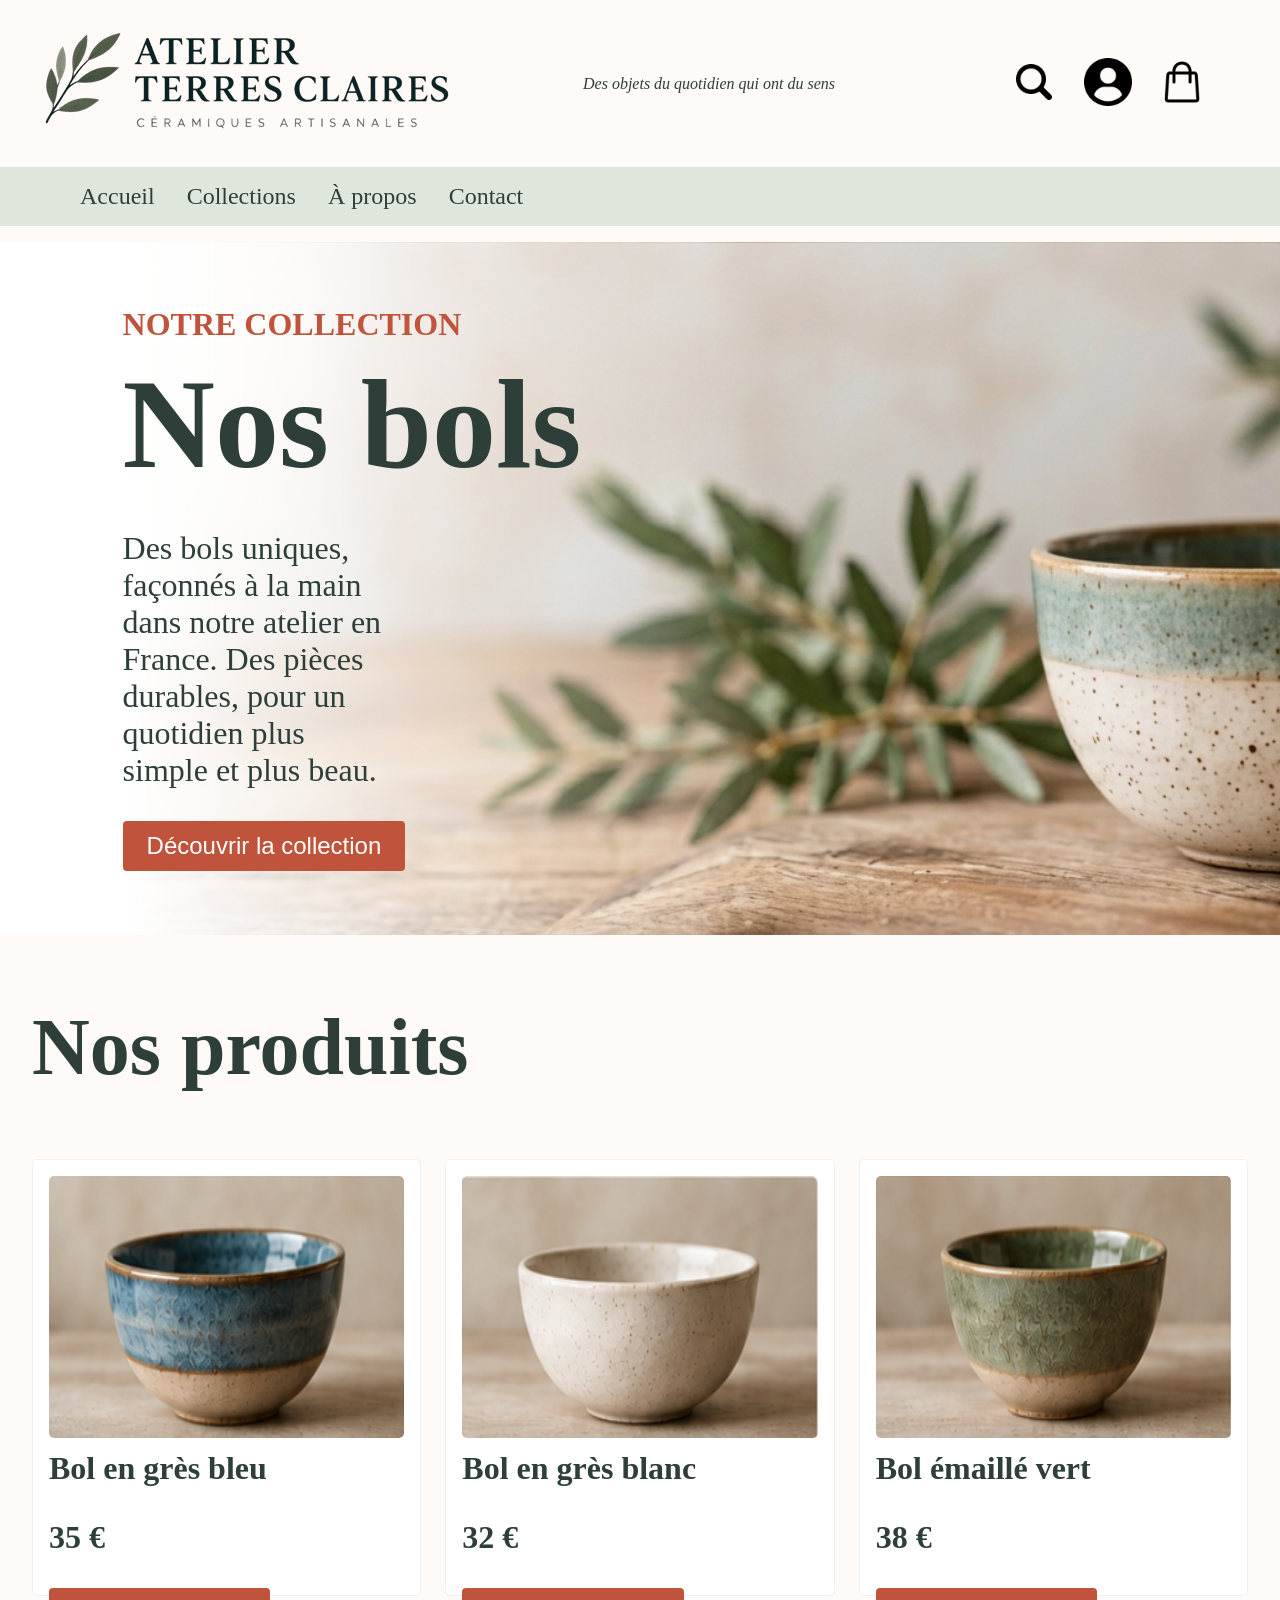
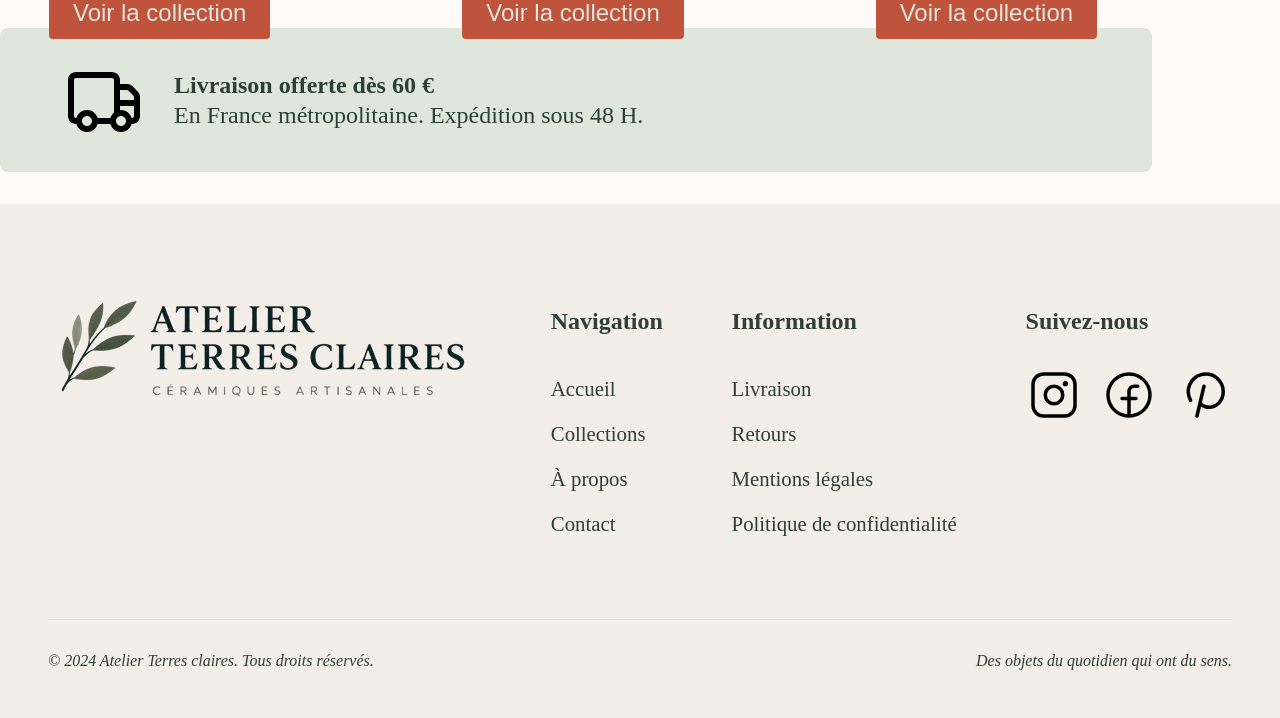
<file: index.html>
<!DOCTYPE html>
<html lang="fr">

<head>
    <meta charset="UTF-8">
    <meta name="viewport" content="width=device-width, initial-scale=1.0">
    <title>Atelier ATC HTML</title>
    <link rel="stylesheet" href="style.css">
    <link rel="stylesheet" href="https://cdnjs.cloudflare.com/ajax/libs/font-awesome/6.5.1/css/all.min.css">
</head>

<body>
    <header>
        <section class="headerTop">
            <img src="logobg.png" alt="logo Atelier Terres Claires" class="logo">
            <p class="tagline">Des objets du quotidien qui ont du sens</p>
            <nav class="user-nav">
                <ul class="ligneDroite">
                    <li><a href="#recherche"><img src="loupe.png" alt="Recherche"></a></li>
                    <li><a href="#compte"><img src="la-personne.png" alt="compte"></a></li>
                    <li><a href="#panier"><img src="sac-de-courses.png" alt="panier"></a></li>
                </ul>
            </nav>

            <!-- BOUTON BURGER (Masqué sur PC, visible sur Mobile) -->
            <button class="burger-btn" id="burgerBtn" aria-label="Ouvrir le menu">
                <i class="fa-solid fa-bars"></i>
            </button>
        </section>

        <!-- MENU DE NAVIGATION (HeaderBottom) -->
        <section class="headerBottom" id="headerBottom">
            <nav class="navigation">
                <ul id="headerBottomNav">
                    <li><a href="index.html">Accueil</a></li>
                    <li><a href="#collections">Collections</a></li>
                    <li><a href="#a-propos">À propos</a></li>
                    <li><a href="#contact">Contact</a></li>
                </ul>
            </nav>
        </section>
    </header>

    <main>
        <section class="heroBanner">
            <div>
                <span class="subtitle">NOTRE COLLECTION</span>
                <h1>Nos bols</h1>
                <p>Des bols uniques, façonnés à la main dans notre atelier en France. Des pièces durables, pour un
                    quotidien plus simple et plus beau.</p>
                <button class="cta-btn">Découvrir la collection</button>
            </div>
        </section>

        <section class="products">
            <h2>Nos produits</h2>
            <div class="productGrid">
                <article class="productCard">
                    <img src="article1.png" alt="Bol en grès bleu">
                    <div>
                        <h3>Bol en grès bleu</h3>
                        <p>35 €</p>
                        <button class="cta-btn"><a href="ficheProduit.html">Voir la collection</a></button>
                    </div>
                </article>
                <article class="productCard">
                    <img src="article2.png" alt="Bol en grès blanc">
                    <div>
                        <h3>Bol en grès blanc</h3>
                        <p>32 €</p>
                        <button class="cta-btn"><a href="ficheProduit.html">Voir la collection</a></button>
                    </div>
                </article>
                <article class="productCard">
                    <img src="article3.png" alt="Bol émaillé vert">
                    <div>
                        <h3>Bol émaillé vert</h3>
                        <p>38 €</p>
                        <button class="cta-btn"><a href="ficheProduit.html">Voir la collection</a></button>
                    </div>
                </article>
            </div>
        </section>

        <div class="livraison">
           <svg xmlns="http://www.w3.org/2000/svg"
                viewBox="0 0 640 640"><!--!Font Awesome Free v7.3.1 by @fontawesome - https://fontawesome.com License - https://fontawesome.com/license/free Copyright 2026 Fonticons, Inc.-->
                <path
                    d="M96 144C87.2 144 80 151.2 80 160L80 448C80 456.8 87.2 464 96 464L99.3 464C109.7 427.1 143.7 400 184 400C224.3 400 258.2 427.1 268.7 464L371.3 464C376.2 446.6 386.4 431.3 400 420.1L400 160C400 151.2 392.8 144 384 144L96 144zM99.3 512L96 512C60.7 512 32 483.3 32 448L32 160C32 124.7 60.7 96 96 96L384 96C419.3 96 448 124.7 448 160L448 192L503.4 192C520.4 192 536.7 198.7 548.7 210.7L589.3 251.3C601.3 263.3 608 279.6 608 296.6L608 448C608 483.3 579.3 512 544 512L540.7 512C530.3 548.9 496.3 576 456 576C415.7 576 381.8 548.9 371.3 512L268.7 512C258.3 548.9 224.3 576 184 576C143.7 576 109.8 548.9 99.3 512zM448 320L560 320L560 296.6C560 292.4 558.3 288.3 555.3 285.3L514.7 244.7C511.7 241.7 507.6 240 503.4 240L448 240L448 320zM448 368L448 400.4C450.6 400.2 453.3 400 456 400C496.3 400 530.2 427.1 540.7 464L544 464C552.8 464 560 456.8 560 448L560 368L448 368zM184 528C206.1 528 224 510.1 224 488C224 465.9 206.1 448 184 448C161.9 448 144 465.9 144 488C144 510.1 161.9 528 184 528zM456 528C478.1 528 496 510.1 496 488C496 465.9 478.1 448 456 448C433.9 448 416 465.9 416 488C416 510.1 433.9 528 456 528z" />
            </svg>
            <div>
                <h4>Livraison offerte dès 60 €</h4>
                <p>En France métropolitaine. Expédition sous 48 H.</p>
            </div>
        </div>
    </main>

    <footer>
        <div class="footerTop">
            <div>
                <img src="logobg.png" alt="Logo Atelier Terres Claires" class="footer-logo">
            </div>
            <div class="navigation">
                <h3>Navigation</h3>
                <nav>
                    <ul>
                        <li><a href="#accueil">Accueil</a></li>
                        <li><a href="#collections">Collections</a></li>
                        <li><a href="#a-propos">À propos</a></li>
                        <li><a href="#contact">Contact</a></li>
                    </ul>
                </nav>
            </div>
            <div class="navigation">
                <h3>Information</h3>
                <nav>
                    <ul>
                        <li><a href="#">Livraison</a></li>
                        <li><a href="#">Retours</a></li>
                        <li><a href="#">Mentions légales</a></li>
                        <li><a href="#">Politique de confidentialité</a></li>
                    </ul>
                </nav>
            </div>
            <div class="navigation">
                <h3>Suivez-nous</h3>
                <nav>
                    <ul class="ligneDroite">
                        <li><a href="#"><img src="instagram-logo.svg" alt="instagram"></a></li>
                        <li><a href="#"><img src="facebook-logo.svg" alt="facebook"></a></li>
                        <li><a href="#"><img src="pinterest-logo.svg" alt="pinterest"></a></li>
                    </ul>
                </nav>
            </div>
        </div>

        <div class="footerBottom">
            <p>© 2024 Atelier Terres claires. Tous droits réservés.</p>
            <p>Des objets du quotidien qui ont du sens.</p>
        </div>
    </footer>

    <script src="script.js"></script>
</body>

</html>
</file>
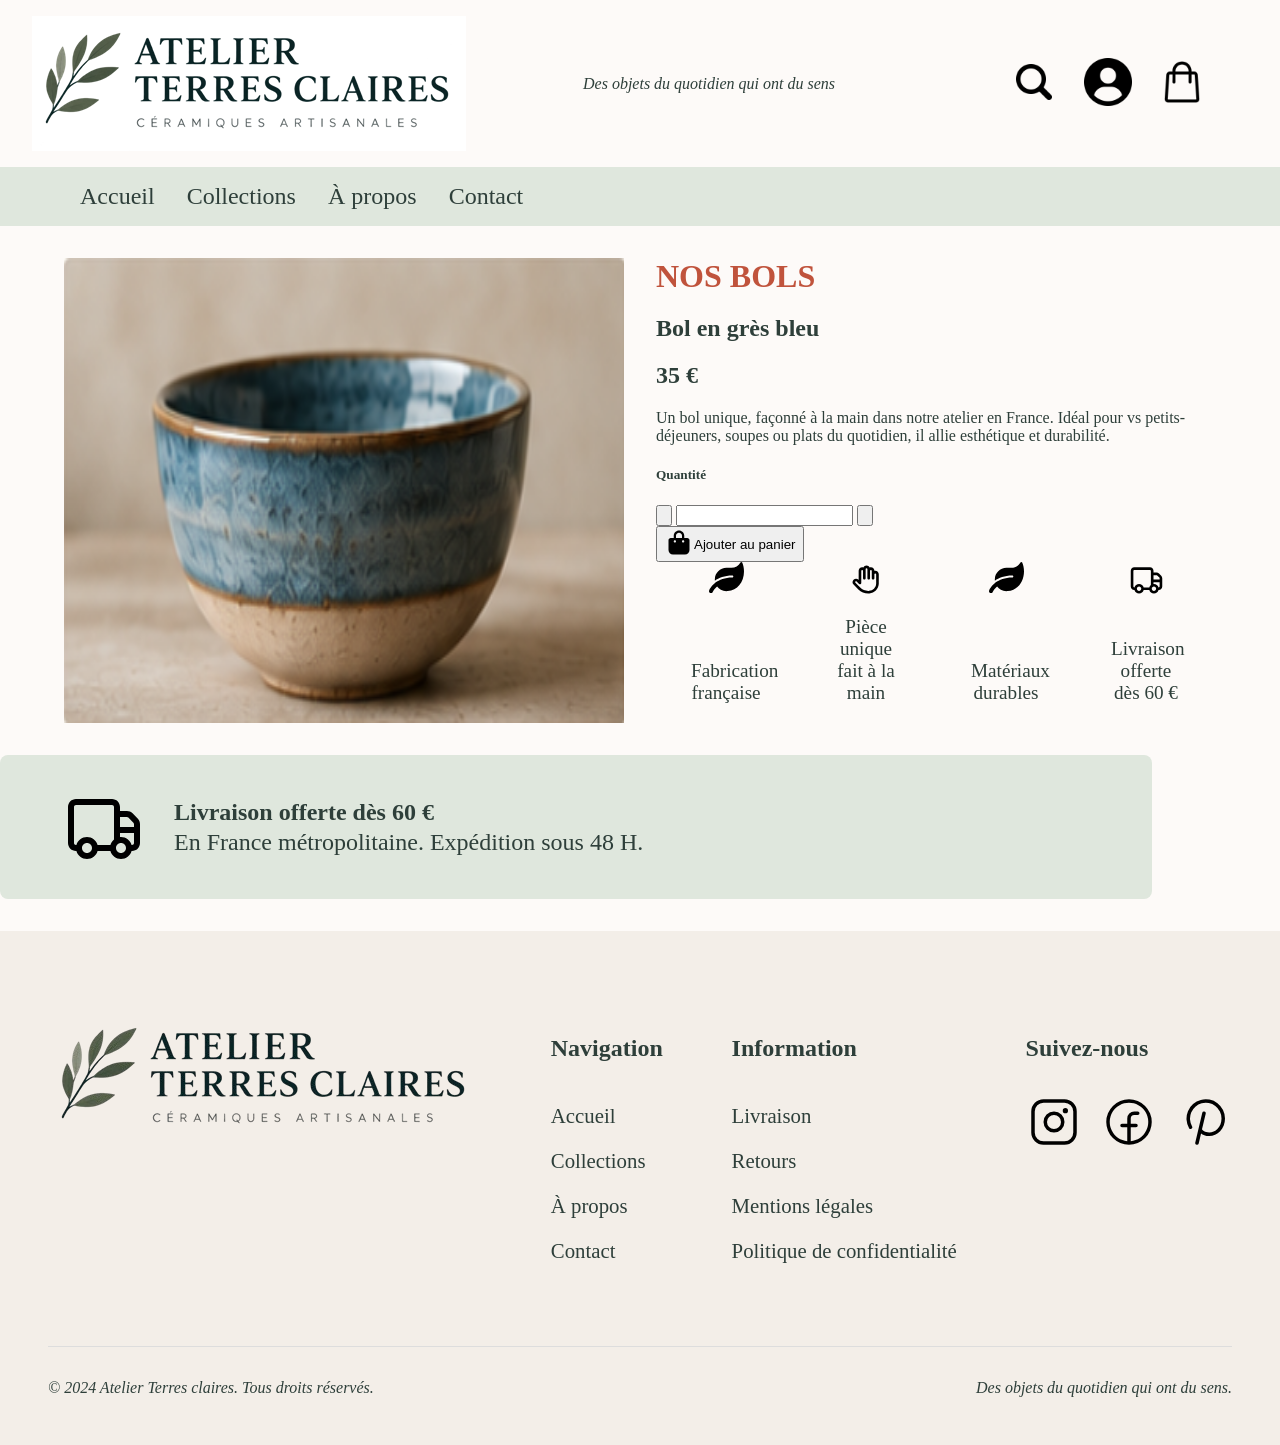
<file: ficheProduit.html>
<!DOCTYPE html>
<html lang="fr">

<head>
    <meta charset="UTF-8">
    <meta name="viewport" content="width=device-width, initial-scale=1.0">
    <title>Document</title>
    <link rel="stylesheet" href="style.css">
    <link rel="stylesheet" href="https://cdnjs.cloudflare.com/ajax/libs/font-awesome/6.5.1/css/all.min.css">

</head>

<body>
    <header>
        <section class="headerTop">
            <img src="logo.png" alt="logo Atelier Terres Claires" class="logo">
            <p class="tagline">Des objets du quotidien qui ont du sens</p>
            <nav class="user-nav">
                <ul class="ligneDroite">
                    <li><a href="#recherche"><img src="loupe.png" alt="Recherche"></a></li>
                    <li><a href="#compte"><img src="la-personne.png" alt="compte"></a></li>
                    <li><a href="#panier"><img src="sac-de-courses.png" alt="panier"></a></li>
                </ul>
            </nav>

            <!-- BOUTON BURGER (Masqué sur PC, visible sur Mobile) -->
            <button class="burger-btn" id="burgerBtn" aria-label="Ouvrir le menu">
                <i class="fa-solid fa-bars"></i>
            </button>
        </section>

        <!-- MENU DE NAVIGATION (HeaderBottom) -->
        <section class="headerBottom" id="headerBottom">
            <nav class="navigation">
                <ul id="headerBottomNav">
                    <li><a href="#accueil">Accueil</a></li>
                    <li><a href="#collections">Collections</a></li>
                    <li><a href="#a-propos">À propos</a></li>
                    <li><a href="#contact">Contact</a></li>
                </ul>
            </nav>
        </section>
    </header>

    <main>
        <section class="FicheProduit">
            <img src="article1.png" alt="Bol en grès bleu">
            <div class="containtFicheProduit">
                <span class="subtitle">nos bols</span>
                <h1>Bol en grès bleu</h1>
                <h2>35 €</h2>
                <p>Un bol unique, façonné à la main dans notre atelier en France. Idéal pour vs petits-déjeuners, soupes
                    ou plats du quotidien, il allie esthétique et durabilité.</p>
                <div class="btn-FicheProduit">
                    <h5>Quantité</h5>
                    <div>

                        <div>
                            <!-- - 1 + -->
                            <input type="button">
                            <input type="number" name="nmb" id="">
                            <input type="button">

                            <!-- Ajouter au panier -->
                            <button>
                                <svg xmlns="http://www.w3.org/2000/svg"
                                    viewBox="0 0 640 640"><!--!Font Awesome Free v7.3.1 by @fontawesome - https://fontawesome.com License - https://fontawesome.com/license/free Copyright 2026 Fonticons, Inc.-->
                                    <path
                                        d="M256 144C256 108.7 284.7 80 320 80C355.3 80 384 108.7 384 144L384 192L256 192L256 144zM208 192L144 192C117.5 192 96 213.5 96 240L96 448C96 501 139 544 192 544L448 544C501 544 544 501 544 448L544 240C544 213.5 522.5 192 496 192L432 192L432 144C432 82.1 381.9 32 320 32C258.1 32 208 82.1 208 144L208 192zM232 240C245.3 240 256 250.7 256 264C256 277.3 245.3 288 232 288C218.7 288 208 277.3 208 264C208 250.7 218.7 240 232 240zM384 264C384 250.7 394.7 240 408 240C421.3 240 432 250.7 432 264C432 277.3 421.3 288 408 288C394.7 288 384 277.3 384 264z" />
                                </svg>
                                Ajouter au panier
                            </button>
                        </div>
                    </div>

                    <div class="iconeFicheProduit">
                        <div>
                            <svg xmlns="http://www.w3.org/2000/svg"
                                viewBox="0 0 576 512"><!--!Font Awesome Free v5.15.4 by @fontawesome - https://fontawesome.com License - https://fontawesome.com/license/free Copyright 2026 Fonticons, Inc.-->
                                <path
                                    d="M546.2 9.7c-5.6-12.5-21.6-13-28.3-1.2C486.9 62.4 431.4 96 368 96h-80C182 96 96 182 96 288c0 7 .8 13.7 1.5 20.5C161.3 262.8 253.4 224 384 224c8.8 0 16 7.2 16 16s-7.2 16-16 16C132.6 256 26 410.1 2.4 468c-6.6 16.3 1.2 34.9 17.5 41.6 16.4 6.8 35-1.1 41.8-17.3 1.5-3.6 20.9-47.9 71.9-90.6 32.4 43.9 94 85.8 174.9 77.2C465.5 467.5 576 326.7 576 154.3c0-50.2-10.8-102.2-29.8-144.6z" />
                            </svg>
                            <p>Fabrication française</p>
                        </div>
                        <div>
                            <svg xmlns="http://www.w3.org/2000/svg"
                                viewBox="0 0 640 640"><!--!Font Awesome Free v7.3.1 by @fontawesome - https://fontawesome.com License - https://fontawesome.com/license/free Copyright 2026 Fonticons, Inc.-->
                                <path
                                    d="M320.5 64C295.2 64 273.3 78.7 262.9 100C255.9 97.4 248.4 96 240.5 96C205.2 96 176.5 124.7 176.5 160L176.5 325.5L173.8 322.8C148.8 297.8 108.3 297.8 83.3 322.8C58.3 347.8 58.3 388.3 83.3 413.3L171 501C219 549 284.1 576 352 576L368.5 576C370 576 371.5 575.9 373 575.6C464.7 569.4 538 496.2 544.1 404.5C544.4 403 544.5 401.5 544.5 400L544.5 224C544.5 188.7 515.8 160 480.5 160C475 160 469.6 160.7 464.5 162L464.5 160C464.5 124.7 435.8 96 400.5 96C392.6 96 385.1 97.4 378.1 100C367.7 78.7 345.8 64 320.5 64zM304.5 160.1L304.5 160L304.5 128C304.5 119.2 311.7 112 320.5 112C329.3 112 336.5 119.2 336.5 128L336.5 296C336.5 309.3 347.2 320 360.5 320C373.8 320 384.5 309.3 384.5 296L384.5 160C384.5 151.2 391.7 144 400.5 144C409.3 144 416.5 151.2 416.5 160L416.5 296C416.5 309.3 427.2 320 440.5 320C453.8 320 464.5 309.3 464.5 296L464.5 224C464.5 215.2 471.7 208 480.5 208C489.3 208 496.5 215.2 496.5 224L496.5 396.9C496.4 397.5 496.4 398.2 496.3 398.8C492.9 468.5 437 524.4 367.3 527.8C366.7 527.8 366 527.9 365.4 528L352 528C296.9 528 244 506.1 205 467.1L117.2 379.3C111 373.1 111 362.9 117.2 356.7C123.4 350.5 133.6 350.5 139.8 356.7L183.5 400.4C190.4 407.3 200.7 409.3 209.7 405.6C218.7 401.9 224.5 393.1 224.5 383.4L224.5 160C224.5 151.2 231.7 144 240.5 144C249.3 144 256.5 151.1 256.5 159.9L256.5 296C256.5 309.3 267.2 320 280.5 320C293.8 320 304.5 309.3 304.5 296L304.5 160.1z" />
                            </svg>
                            <p>Pièce unique fait à la main</p>
                        </div>
                        <div>
                            <svg xmlns="http://www.w3.org/2000/svg"
                                viewBox="0 0 576 512"><!--!Font Awesome Free v5.15.4 by @fontawesome - https://fontawesome.com License - https://fontawesome.com/license/free Copyright 2026 Fonticons, Inc.-->
                                <path
                                    d="M546.2 9.7c-5.6-12.5-21.6-13-28.3-1.2C486.9 62.4 431.4 96 368 96h-80C182 96 96 182 96 288c0 7 .8 13.7 1.5 20.5C161.3 262.8 253.4 224 384 224c8.8 0 16 7.2 16 16s-7.2 16-16 16C132.6 256 26 410.1 2.4 468c-6.6 16.3 1.2 34.9 17.5 41.6 16.4 6.8 35-1.1 41.8-17.3 1.5-3.6 20.9-47.9 71.9-90.6 32.4 43.9 94 85.8 174.9 77.2C465.5 467.5 576 326.7 576 154.3c0-50.2-10.8-102.2-29.8-144.6z" />
                            </svg>
                            <p>Matériaux durables</p>
                        </div>
                        <div>
                            <svg xmlns="http://www.w3.org/2000/svg"
                                viewBox="0 0 640 640"><!--!Font Awesome Free v7.3.1 by @fontawesome - https://fontawesome.com License - https://fontawesome.com/license/free Copyright 2026 Fonticons, Inc.-->
                                <path
                                    d="M96 144C87.2 144 80 151.2 80 160L80 448C80 456.8 87.2 464 96 464L99.3 464C109.7 427.1 143.7 400 184 400C224.3 400 258.2 427.1 268.7 464L371.3 464C376.2 446.6 386.4 431.3 400 420.1L400 160C400 151.2 392.8 144 384 144L96 144zM99.3 512L96 512C60.7 512 32 483.3 32 448L32 160C32 124.7 60.7 96 96 96L384 96C419.3 96 448 124.7 448 160L448 192L503.4 192C520.4 192 536.7 198.7 548.7 210.7L589.3 251.3C601.3 263.3 608 279.6 608 296.6L608 448C608 483.3 579.3 512 544 512L540.7 512C530.3 548.9 496.3 576 456 576C415.7 576 381.8 548.9 371.3 512L268.7 512C258.3 548.9 224.3 576 184 576C143.7 576 109.8 548.9 99.3 512zM448 320L560 320L560 296.6C560 292.4 558.3 288.3 555.3 285.3L514.7 244.7C511.7 241.7 507.6 240 503.4 240L448 240L448 320zM448 368L448 400.4C450.6 400.2 453.3 400 456 400C496.3 400 530.2 427.1 540.7 464L544 464C552.8 464 560 456.8 560 448L560 368L448 368zM184 528C206.1 528 224 510.1 224 488C224 465.9 206.1 448 184 448C161.9 448 144 465.9 144 488C144 510.1 161.9 528 184 528zM456 528C478.1 528 496 510.1 496 488C496 465.9 478.1 448 456 448C433.9 448 416 465.9 416 488C416 510.1 433.9 528 456 528z" />
                            </svg>
                            <p>Livraison offerte dès 60 €</p>
                        </div>
                    </div>
                </div>
            </div>
        </section>

        <div class="livraison">
            <svg xmlns="http://www.w3.org/2000/svg"
                viewBox="0 0 640 640"><!--!Font Awesome Free v7.3.1 by @fontawesome - https://fontawesome.com License - https://fontawesome.com/license/free Copyright 2026 Fonticons, Inc.-->
                <path
                    d="M96 144C87.2 144 80 151.2 80 160L80 448C80 456.8 87.2 464 96 464L99.3 464C109.7 427.1 143.7 400 184 400C224.3 400 258.2 427.1 268.7 464L371.3 464C376.2 446.6 386.4 431.3 400 420.1L400 160C400 151.2 392.8 144 384 144L96 144zM99.3 512L96 512C60.7 512 32 483.3 32 448L32 160C32 124.7 60.7 96 96 96L384 96C419.3 96 448 124.7 448 160L448 192L503.4 192C520.4 192 536.7 198.7 548.7 210.7L589.3 251.3C601.3 263.3 608 279.6 608 296.6L608 448C608 483.3 579.3 512 544 512L540.7 512C530.3 548.9 496.3 576 456 576C415.7 576 381.8 548.9 371.3 512L268.7 512C258.3 548.9 224.3 576 184 576C143.7 576 109.8 548.9 99.3 512zM448 320L560 320L560 296.6C560 292.4 558.3 288.3 555.3 285.3L514.7 244.7C511.7 241.7 507.6 240 503.4 240L448 240L448 320zM448 368L448 400.4C450.6 400.2 453.3 400 456 400C496.3 400 530.2 427.1 540.7 464L544 464C552.8 464 560 456.8 560 448L560 368L448 368zM184 528C206.1 528 224 510.1 224 488C224 465.9 206.1 448 184 448C161.9 448 144 465.9 144 488C144 510.1 161.9 528 184 528zM456 528C478.1 528 496 510.1 496 488C496 465.9 478.1 448 456 448C433.9 448 416 465.9 416 488C416 510.1 433.9 528 456 528z" />
            </svg>
            <div>
                <h4>Livraison offerte dès 60 €</h4>
                <p>En France métropolitaine. Expédition sous 48 H.</p>
            </div>
        </div>
    </main>
    <footer>
        <div class="footerTop">
            <div>
                <img src="logobg.png" alt="Logo Atelier Terres Claires" class="footer-logo">
            </div>
            <div class="navigation">
                <h3>Navigation</h3>
                <nav>
                    <ul>
                        <li><a href="#accueil">Accueil</a></li>
                        <li><a href="#collections">Collections</a></li>
                        <li><a href="#a-propos">À propos</a></li>
                        <li><a href="#contact">Contact</a></li>
                    </ul>
                </nav>
            </div>
            <div class="navigation">
                <h3>Information</h3>
                <nav>
                    <ul>
                        <li><a href="#">Livraison</a></li>
                        <li><a href="#">Retours</a></li>
                        <li><a href="#">Mentions légales</a></li>
                        <li><a href="#">Politique de confidentialité</a></li>
                    </ul>
                </nav>
            </div>
            <div class="navigation">
                <h3>Suivez-nous</h3>
                <nav>
                    <ul class="ligneDroite">
                        <li><a href="#"><img src="instagram-logo.svg" alt="instagram"></a></li>
                        <li><a href="#"><img src="facebook-logo.svg" alt="facebook"></a></li>
                        <li><a href="#"><img src="pinterest-logo.svg" alt="pinterest"></a></li>
                    </ul>
                </nav>
            </div>
        </div>

        <div class="footerBottom">
            <p>© 2024 Atelier Terres claires. Tous droits réservés.</p>
            <p>Des objets du quotidien qui ont du sens.</p>
        </div>
    </footer>
    <script src="script.js"></script>
</body>

</html>
</file>
<file: style.css>
:root {
    --primary-color: #DFE7DD;
    --second-color: #F3EEE8;
    --secondary-color: #C0533C;
    --text-color: #2E3F3A;
    --font-family: Georgia, Serif;
}

body {
    font-family: var(--font-family);
    margin: 0;
    padding: 0;
    background-color: rgb(253, 250, 248);
    color: var(--text-color);
}

a {
    text-decoration: none;
    color: var(--primary-color);
}

/* --- HEADER --- */
.headerTop {
    display: flex;
    align-items: center;
    justify-content: space-between;
    padding: 1rem 2rem;
    position: relative;


    .tagline {
        font-size: 1rem;
        font-style: italic;
        margin: 0;
    }

    .user-nav ul {
        display: flex;
        padding: 0 52px;
        margin: 0;
        list-style: none;
        gap: 5%;
        justify-content: center;

        li {
            margin-left: 1rem;

            img {
                width: 3rem;
                height: auto;
            }
        }
    }
}

/* Bouton Burger : caché sur PC */
.burger-btn {
    display: none;
    background: none;
    border: none;
    font-size: 1.5rem;
    color: var(--text-color);
    cursor: pointer;
    padding: 0.5rem;
    margin: 0;
}

.headerBottom {
    background-color: var(--primary-color);
    transition: max-height 0.3s ease-in-out, opacity 0.3s ease-in-out;

    nav ul {
        display: flex;
        flex-direction: row;
        justify-content: flex-start;
        list-style-type: none;
        font-size: 1.5rem;
        margin: 0 5%;
        padding: 0;

        li {
            padding: 1rem;

            a {
                color: var(--text-color);
                text-decoration: none;
            }
        }
    }
}

/* --- HERO BANNER --- */
.heroBanner {
    display: flex;
    flex-direction: row;
    align-items: center;
    margin-block: 1rem;
    padding: 4rem 7rem;
    background-image: linear-gradient(to left, rgba(255, 255, 255, 0) 40%, rgba(255, 255, 255, 1) 90%), url(herobanner.jpg);
    background-size: cover;
    background-position: center;
    justify-content: flex-start;
    object-fit: cover;

    div {
        width: 50%;
        margin: 0 1%;



        h1 {
            color: var(--text-color);
            font-size: 8rem;
            margin: 0.5rem 0;
        }

        p {
            width: 50%;
            font-size: 2rem;
        }
    }
}

.subtitle {
    color: var(--secondary-color);
    text-transform: uppercase;
    font-size: 2rem;
    font-weight: bold;
}

.cta-btn {
    background-color: var(--secondary-color);
    color: white;
    border: none;
    padding: 0.7rem 1.5rem;
    font-size: 1.5rem;
    cursor: pointer;
    border-radius: 4px;
}

/* --- PRODUITS --- */
.products {
    margin: 2rem;

    h2 {
        font-size: 5rem;
    }

    .productGrid {
        display: flex;
        gap: 1.5rem;

        .productCard {
            flex: 1;
            border: 1px solid #F3F1EF;
            padding: 1rem;
            border-radius: 5px;
            background: #fff;

            img {
                width: 100%;
                height: 65%;
                border-radius: 5px;
            }

            h3 {
                font-size: 2rem;
                margin: 0.5rem 0;
            }

            p {
                font-size: 2rem;
                font-weight: bold;
            }
        }
    }
}

/* Fiche Produit */
.FicheProduit {
    display: flex;
    flex-direction: row;
    margin: 2rem 4rem;
    gap: 2rem;

    img {
        width: 50%;
    }

    .containtFicheProduit {
        width: 50%;
        flex-direction: column;

        .btn-FicheProduit {
            button {
                svg {
                    width: 30px;
                }
                display: flex;
                flex-flow: row nowrap;
                /* width:; */
                justify-self: center;
                align-items: center;
            }
        }
    }
}

.iconeFicheProduit {
    display: flex;
    width: 100%;
    flex-direction: row;
    justify-content: space-around;

    div {
        display: flex;
        text-align: center;
        justify-items: center;
        flex-direction: column;
        align-items: center;
        justify-content: space-between;

        svg {
            width: 25%;

            path {
                width: 20%;
                height: auto;
            }
        }

        p {
            width: 50%;
            font-size: 1.2rem;
        }
    }
}

/* --- LIVRAISON --- */
.livraison {
    font-size: 1.5rem;
    display: flex;
    justify-self: center;
    width: 80%;
    background-color: var(--primary-color);
    padding: 2rem 4rem;
    border-radius: 8px;
    align-items: center;
    margin-block: 2rem;
    gap: 30px;

    svg {
        width: 5rem;
        /* margin-right: 1rem; */
    }

    h4,
    p {
        margin: 0.2rem 0;
    }
}

/* --- FOOTER --- */
footer {
    background-color: var(--second-color);
    padding: 2rem 0rem;

    .footerTop {
        display: flex;
        justify-content: space-between;
        font-size: 2rem;
        margin: 3rem;

        h3 {

            font-size: 1.5rem;
        }

        ul {
            list-style: none;
            padding: 0;
            gap: 1.2rem;

            li {
                margin-bottom: 0.5rem;

                a {
                    font-size: 1.3rem;
                    color: var(--text-color);
                    text-decoration: none;
                }
            }
        }
    }

    .ligneDroite {
        display: flex;
        flex-direction: row;
        justify-content: space-around;

        img {
            width: 3.5rem;
        }
    }

    .footerBottom {
        display: flex;
        justify-content: space-between;
        border-top: 1px solid #ddd;
        padding-top: 1rem;
        margin-top: 1rem;
        font-size: 1rem;
        margin-inline: 3rem;
        font-style: italic;
    }
}

/* --- RESPONSIVE MOBILE (max-width: 768px) --- */
@media (max-width: 768px) {
    .headerTop {
        display: flex;
        align-items: center;
        padding: 16px;
        position: relative;
        justify-content: space-around;

        .logo {
            width: 30%;
            height: auto;
        }

        .user-nav ul {
            padding: 0 1rem;

            li {

                img {
                    width: 1.5rem;
                    height: auto;
                }
            }
        }

        .tagline {
            display: none;
            /* Masque le slogan sur mobile */
        }

    }

    .burger-btn {
        display: block;
        /* Affiche le bouton burger */
    }

    /* Le menu headerBottom devient masqué par défaut */
    .headerBottom {
        display: none;
        width: 100%;
    }

    /* Classe active ajoutée en JS pour afficher le menu mobile */
    .headerBottom.is-open {
        display: block;
    }

    .headerBottom nav ul {
        flex-direction: column;
        align-items: center;
        padding: 1rem 0;

        li {
            align-self: flex-start;
            padding: 0.5rem 0;
            font-size: 1rem;
        }
    }


    .products {
        margin: 1rem;

        h2 {
            font-size: 2rem;
        }

        .productGrid {
            display: flex;
            flex-direction: column;
            gap: 1.5rem;

            .productCard {
                display: flex;
                flex-direction: row;
                flex: 1;
                border: 1px solid #F3F1EF;
                padding: 1rem;
                border-radius: 5px;
                background: #fff;
                width: 100%;
                align-self: center;
                justify-content: space-around;
                gap: 20px;

                img {
                    width: 180px;
                    height: 100px;
                    border-radius: 5px;
                }

                div {
                    width: 50%;

                    h3 {
                        font-size: 1.1rem;
                        margin: 0.5rem 0;
                    }

                    p {
                        font-size: 1rem;
                        padding: 0;
                        margin: 5px 0;
                    }

                    .cta-btn {
                        background-color: var(--secondary-color);
                        color: white;
                        border: none;
                        padding: 0.7rem 0.5rem;
                        font-size: 0.8rem;
                        cursor: pointer;
                        border-radius: 4px;
                        width: 100%;
                    }
                }
            }
        }
    }


    .heroBanner {
        display: flex;
        flex-direction: row;
        align-items: center;
        padding: 1rem 1rem;

        div {
            width: 100%;

            .subtitle {
                font-size: 0.8rem;
            }

            h1 {
                font-size: 2rem;
            }

            p {
                width: 50%;
                font-size: 1rem;
            }

        }
    }

    .cta-btn {
        font-size: 0.8rem;
        padding: 0.7rem 1rem;
    }

    .livraison {
        font-size: 1rem;
        background-color: var(--primary-color);
        padding: 1rem 1rem;
        border-radius: 8px;
        align-items: center;
        margin-block: 1rem;

        img {
            width: 2rem;
            margin-right: 1rem;
        }

        h4,
        p {
            font-size: 12px;
            margin: 0.1rem 0;
        }
    }

    footer {

        .footerTop {
            display: flex;
            flex-flow: row wrap;

            /* justify-content: center; */
            /* align-content: space-between; */
            margin: 1rem;

            div {
                display: flex;
                flex-flow: row wrap;
                width: 50%;
            }


            img {
                width: 100%;
            }

            .navigation {
                flex-direction: row;

                h3 {
                    display: none;
                }

                ul {
                    list-style: none;
                    padding: 0;
                    gap: 1.2rem;
                    margin: 0;

                    li {
                        text-wrap: nowrap;
                        margin-bottom: 0.5rem;

                        a {
                            font-size: 1rem;
                            color: var(--text-color);
                            text-decoration: none;
                        }
                    }
                }


                ul {
                    display: flex;
                }
            }

            .navigation:nth-child(3) {
                display: none;
            }

            .navigation:nth-child(4) {
                order: 1;
                place-content: center;
            }

            .navigation:nth-child(2) {
                order: 2;
                width: 100%;
                justify-content: center;
            }

        }

        .footerBottom {
            justify-content: center;
            font-size: 0.5rem;

            :last-child {
                display: none;
            }
        }
    }
}
</file>
